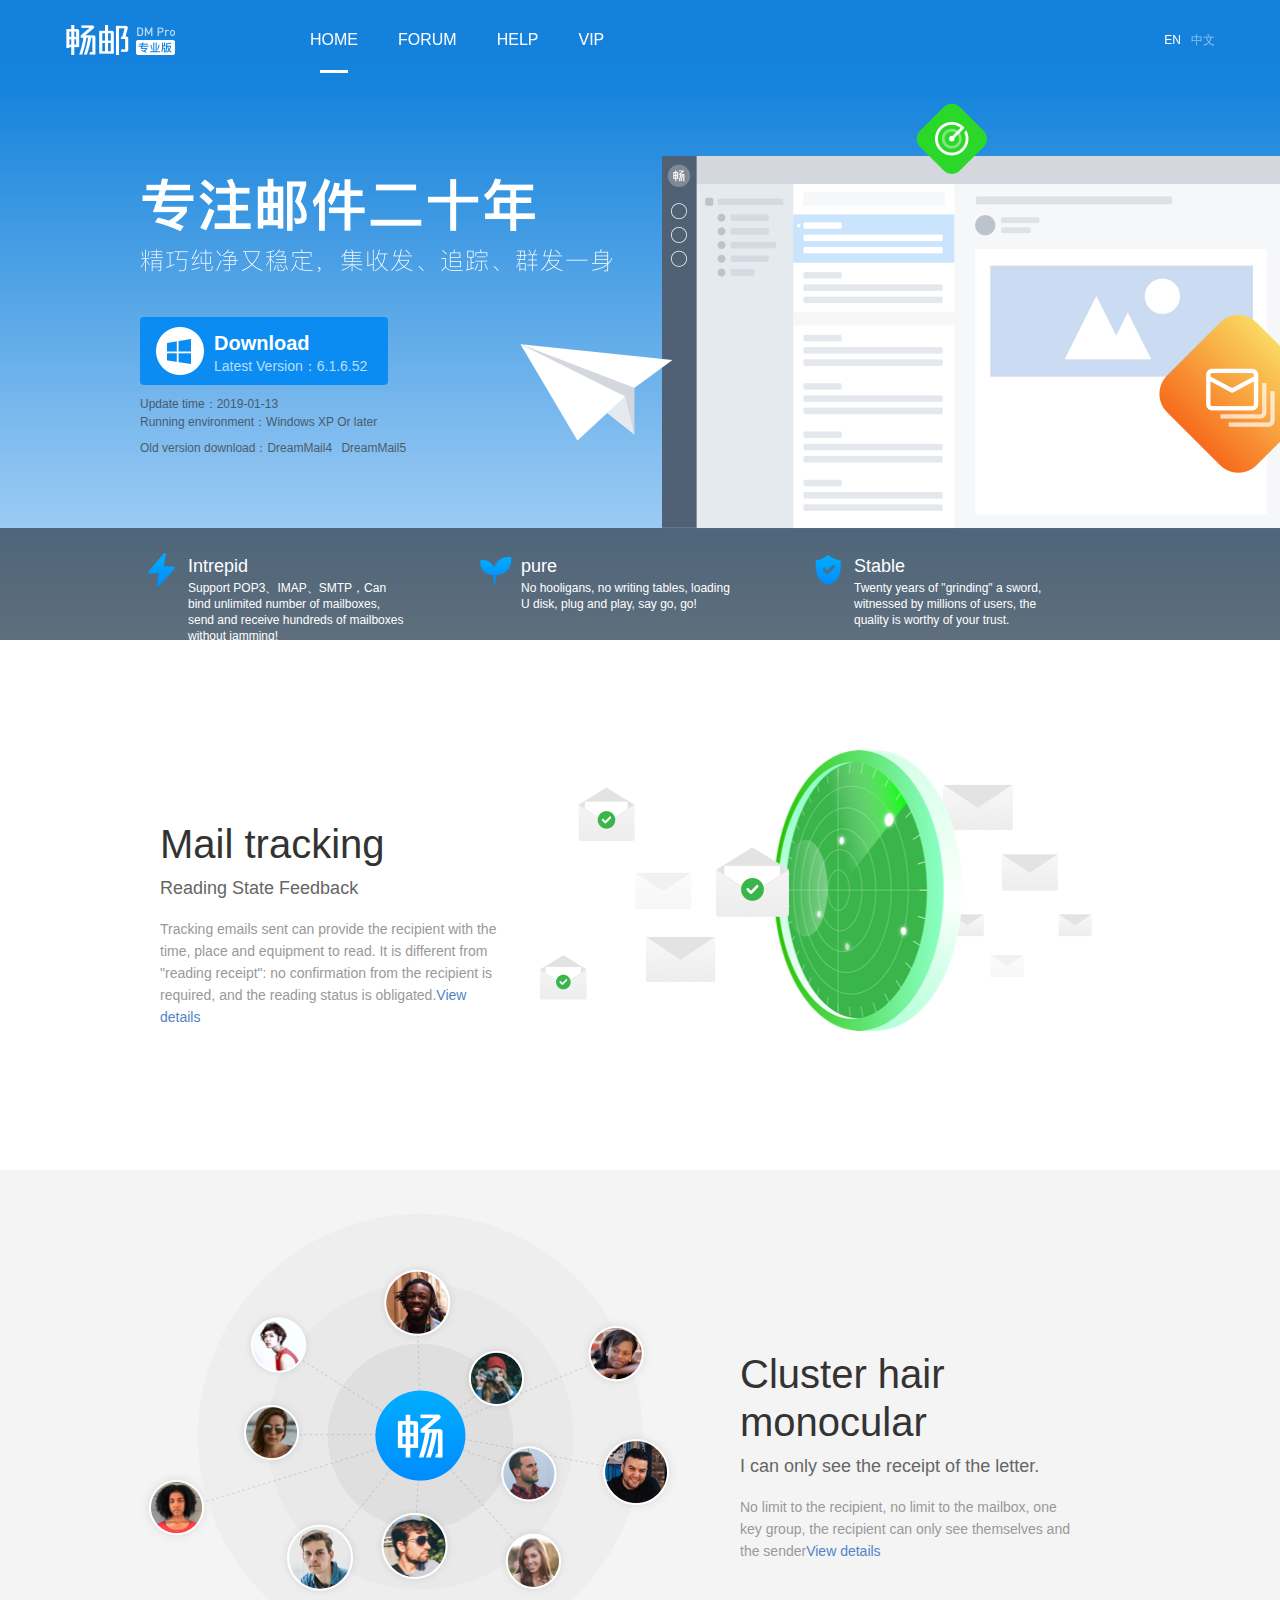
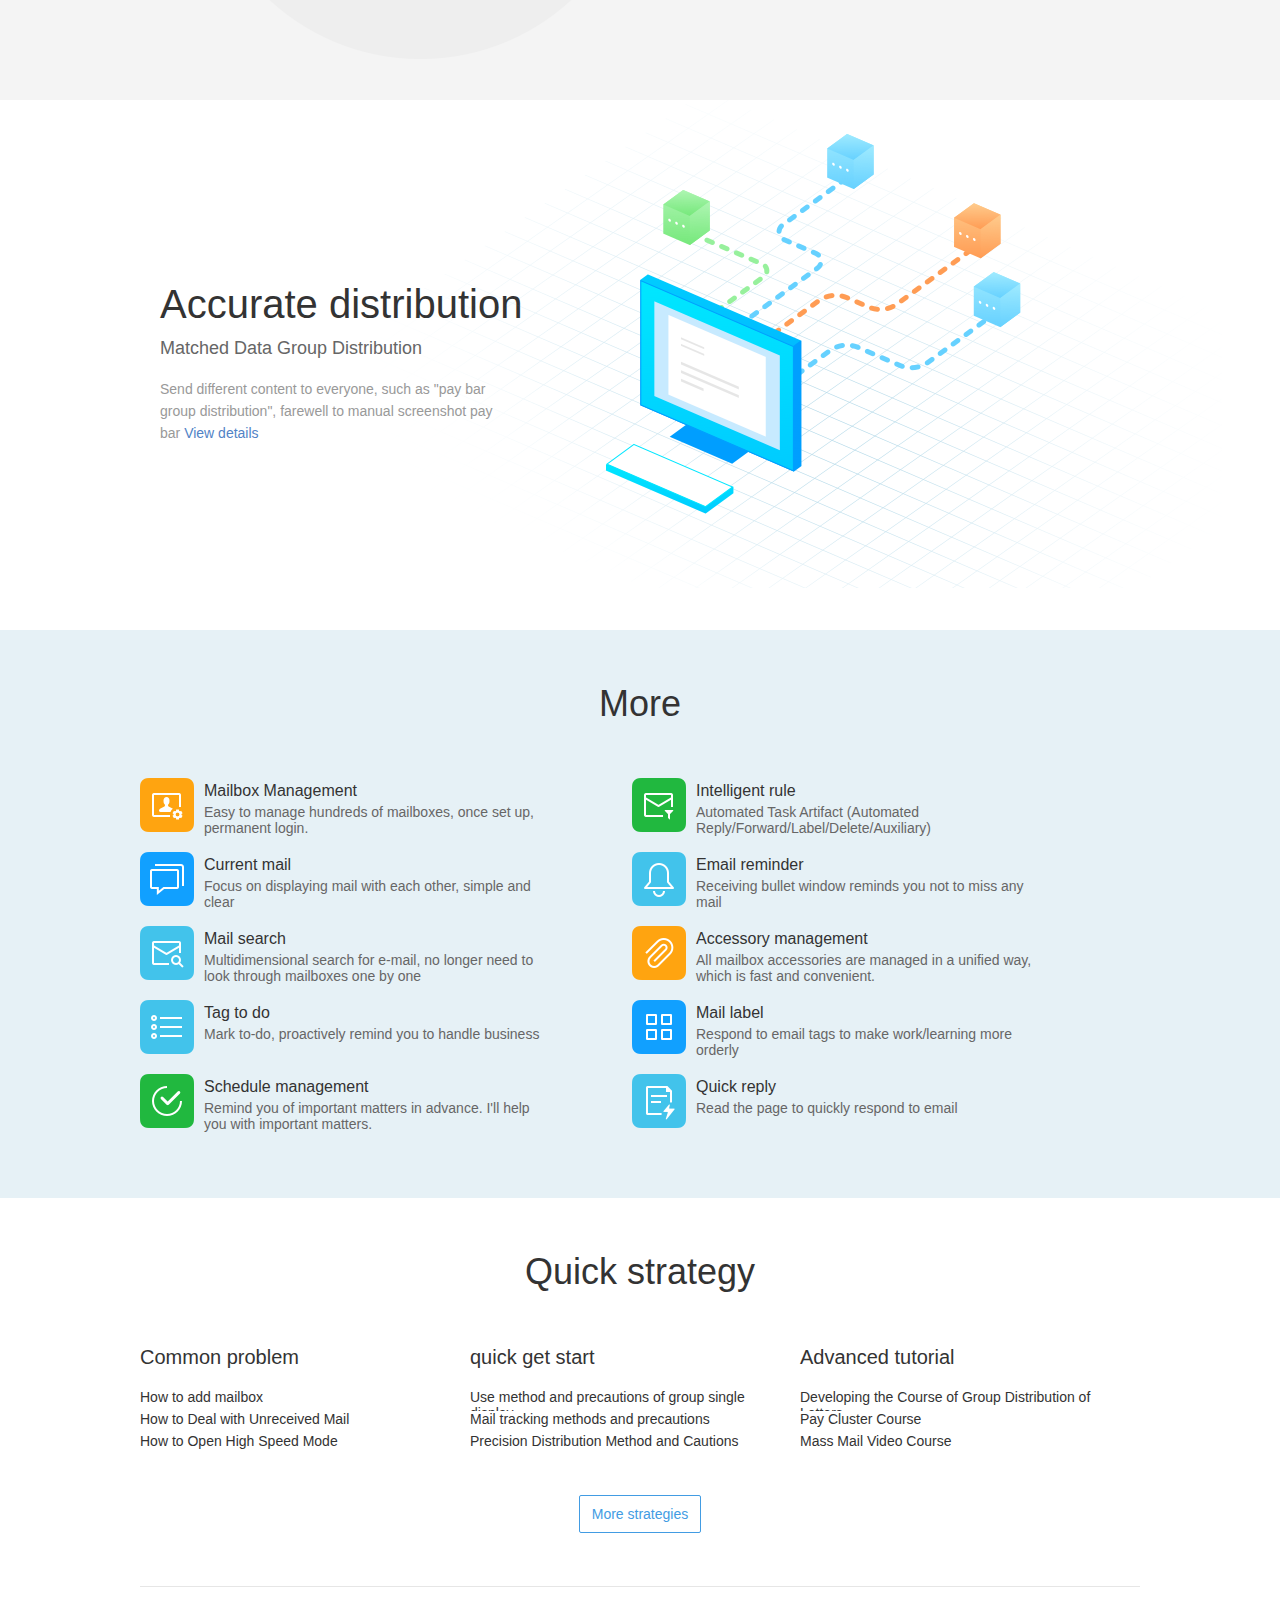
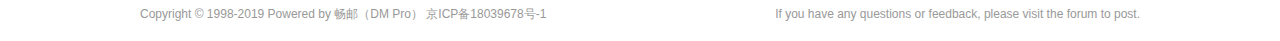
<file: en/index.html>
<!doctype html>
<html>
<head>
	<meta charset="UTF-8">
	<link rel="stylesheet" type="text/css" href="../style.css" />
	<title>DM Pro Mailbox Client, Mailbox Management, Mail Receiving and Sending, Mass Distribution, Reading Tracking, Customer Management in One!</title>
	<meta name="Keywords" content="Mailbox, mail, DreamMail, DM, DM Pro, dreammail, DreamMail, mail client, enterprise mailbox client, mailbox app, enterprise mailbox, mailbox management, mail management, PC version mailbox, Windows version mailbox, foreign trade mailbox, foreign trade mailbox, mass mailing, salary bar, customer group sending, free group sendin">
    <meta name="description" content="DM Pro e-mail client: The original DreamMail Dream Express mail client upgrade, collection of mailbox management, mail receiving and receiving, mass distribution, customer management, mail tracking in one, exquisite! Pure! Stable! Twenty years since its birth, we have adhered to our dreams and never forgotten our original intentions.>
</head>
<div class="top1">
	<div class="top1">
		<div id="header">
			<div class="container">
				<div class="logo"> <a href="http://www.cy-email.com/" target=blank><img src="../images/Logo@2x.png" width="170" height="40" alt="DM PRO"/></a> </div>
				<ul class="nav">
					<li class="selected"><a href="http://www.cy-email.com/" target=blank>HOME</a><span class="curr"></span></li>
					<li><a href="http://bbs.cymailer.com/?web" target=blank>FORUM</a><span class="curr"></span></li>
					<li><a href="http://bbs.cymailer.com/t/help?web" target=blank>HELP</a><span class="curr"></span></li>
					<li><a href="http://bbs.cymailer.com/d/166?web" target=blank>VIP</a><span class="curr"></span></li>
				</ul>
				<div class="language">
				    <a href="http://www.cy-email.com/">中文</a>
					<a class="curr" href="#">EN</a>
				</div>
			</div>
		</div>
		<div class="banner">
			<div class="container">
				<img class="slogan" src="../images/text.png" width="473" height="95" alt="" />
				<a href="http://dl.cy-email.com/dm6/Download/dmpro_setup6.1.6.52.exe" class="download"><i class="icon"></i><p>Download</p><span>Latest Version：6.1.6.52</span></a>
				<div class="details">
					<p>Update time：2019-01-13</p>
					<p>Running environment：Windows XP Or later</p>
					<p class="old_vesion">Old version download：<a href="http://vipdl.cy-email.com/dm4/DreamMail4692_Setup.exe">DreamMail4</a> <a href="http://vipdl.cy-email.com/old/dm5_setup5.16.1009.1001.exe">DreamMail5</a></p>
				</div>
			</div>
			<div class="bg_img"></div>
		</div>
		<div class="features">
			<ul>
				<li>
					<img src="../images/icon1.png" width="44" height="44" alt="" />
					<div class="content">
						<h2>Intrepid</h2>
						<p>Support POP3、IMAP、SMTP，Can bind unlimited number of mailboxes, send and receive hundreds of mailboxes without jamming!<p>
					</div>
				</li>
				<li>
					<img src="../images/icon2.png" width="44" height="44" alt="" />
					<div class="content">
						<h2>pure</h2>
						<p>No hooligans, no writing tables, loading U disk, plug and play, say go, go!<p>
					</div>
				</li>
				<li>
					<img src="../images/icon3.png" width="44" height="44" alt="" />
					<div class="content">
						<h2>Stable</h2>
						<p>Twenty years of "grinding" a sword, witnessed by millions of users, the quality is worthy of your trust.<p>
					</div>
				</li>
			</ul>
		</div>
	</div>
	<div class="section2">
		<div class="wrap">
			<div class="describtion">
				<h1>Mail tracking</h1>
				<h2>Reading State Feedback</h2>
				<p>Tracking emails sent can provide the recipient with the time, place and equipment to read. It is different from "reading receipt": no confirmation from the recipient is required, and the reading status is obligated.<a href="http://bbs.cymailer.com/d/198?web">View details</a></p>
			</div>
			<div class="des_pic"></div>
		</div>
	</div>
	<div class="section3">
		<div class="wrap">
			<div class="describtion">
				<h1>Cluster hair monocular</h1>
				<h2>I can only see the receipt of the letter.</h2>
				<p>No limit to the recipient, no limit to the mailbox, one key group, the recipient can only see themselves and the sender<a href="http://bbs.cymailer.com/d/197?web">View details</a></p>
			</div>
			<div class="des_pic"></div>
		</div>
	</div>
	<div class="section4">
		<div class="wrap">
			<div class="describtion">
				<h1>Accurate distribution</h1>
				<h2>Matched Data Group Distribution</h2>
				<p>Send different content to everyone, such as "pay bar group distribution", farewell to manual screenshot pay bar <a href="http://bbs.cymailer.com/d/101?web">View details</a></p>
			</div>
			<div class="des_pic"></div>
		</div>
	</div>
	<div class="section5">
		<div>
			<h1>More</h1></div>
		<ul>
			<li>
				<div class="icon"><i style="left:0; top:0;"></i></div>
				<h3>Mailbox Management</h3>
				<p>Easy to manage hundreds of mailboxes, once set up, permanent login.</p>
			</li>
			<li>
				<div class="icon"><i style="left:-74px; top:0;"></i></div>
				<h3>Intelligent rule</h3>
				<p>Automated Task Artifact (Automated Reply/Forward/Label/Delete/Auxiliary)</p>
			</li>
			<li>
				<div class="icon"><i style="left:0; top:-74px;"></i></div>
				<h3>Current mail</h3>
				<p>Focus on displaying mail with each other, simple and clear</p>
			</li>
			<li>
				<div class="icon"><i style="left:-74px; top:-74px;"></i></div>
				<h3>Email reminder</h3>
				<p>Receiving bullet window reminds you not to miss any mail</p>
			</li>
			<li>
				<div class="icon"><i style="left:0; top:-148px;"></i></div>
				<h3>Mail search</h3>
				<p>Multidimensional search for e-mail, no longer need to look through mailboxes one by one</p>
			</li>
			<li>
				<div class="icon"><i style="left:-74px; top:-148px;"></i></div>
				<h3>Accessory management</h3>
				<p>All mailbox accessories are managed in a unified way, which is fast and convenient.</p>
			</li>
			<li>
				<div class="icon"><i style="left:0; top:-222px;"></i></div>
				<h3>Tag to do</h3>
				<p>Mark to-do, proactively remind you to handle business</p>
			</li>
			<li>
				<div class="icon"><i style="left:-74px; top:-222px;"></i></div>
				<h3>Mail label</h3>
				<p>Respond to email tags to make work/learning more orderly</p>
			</li>
			<li>
				<div class="icon"><i style="left:0; top:-296px;"></i></div>
				<h3>Schedule management</h3>
				<p>Remind you of important matters in advance. I'll help you with important matters.</p>
			</li>
			<li>
				<div class="icon"><i style="left:-74px; top:-296px;"></i></div>
				<h3>Quick reply</h3>
				<p>Read the page to quickly respond to email</p>
			</li>
		</ul>

	</div>
	<div class="section6">
		<div>
			<h1>Quick strategy</h1></div>
		<div class="wrap">
			<div class="container">
				<h3>Common problem</h3>
				<ul>
					<li><a href="http://bbs.cymailer.com/d/213?web" target="_blank">How to add mailbox</a></li>
					<li><a href="http://bbs.cymailer.com/d/213?web" target="_blank">How to Deal with Unreceived Mail</a></li>
					<li><a href="http://bbs.cymailer.com/d/213?web" target="_blank">How to Open High Speed Mode</a></li>
				</ul>
			</div>
			<div class="container">
				<h3>quick get start</h3>
				<ul>
					<li><a href="http://bbs.cymailer.com/d/197?web" target="_blank">Use method and precautions of group single display</a></li>
					<li><a href="http://bbs.cymailer.com/d/198?web" target="_blank">Mail tracking methods and precautions</a></li>
					<li><a href="http://bbs.cymailer.com/d/101?web" target="_blank">Precision Distribution Method and Cautions</a></li>
				</ul>
			</div>
			<div class="container">
				<h3>Advanced tutorial</h3>
				<ul>
					<li><a href="http://bbs.cymailer.com/d/217?web" target="_blank">Developing the Course of Group Distribution of Letters</a></li>
					<li><a href="http://bbs.cymailer.com/d/101?web" target="_blank">Pay Cluster Course</a></li>
					<li><a href="http://www.bilibili.com/video/av37903843?web" target="_blank">Mass Mail Video Course</a></li>
				</ul>
			</div>
			<div style="clear:both;"></div>
			<a class="more_btn" href="http://bbs.cymailer.com/t/help?web" target="_blank">More strategies</a>
		</div>
	</div>
<div class="footer">
  <P>Copyright © 1998-2019 Powered by 畅邮（DM Pro）  京ICP备18039678号-1</P>
  <p class="contact">If you have any questions or feedback, please visit the forum to post.</p>
</div>
 <script>
var _hmt = _hmt || [];
(function() {
  var hm = document.createElement("script");
  hm.src = "https:http://hm.baidu.com/hm.js?c8eb1fea9904729e9081ececd9c7c9c6";
  var s = document.getElementsByTagName("script")[0]; 
  s.parentNode.insertBefore(hm, s);
})();
 </script>
</body>
</html>
</file>
<file: style.css>
﻿/* CSS Document */

html, body, div, span, applet, object, iframe, h1, h2, h3, h4, h5, h6, p, blockquote, pre, a, abbr, acronym, address, big, cite, code, del, dfn, em, font, ins, kbd, q, s, samp, small, strike, strong, sub, sup, tt, var, dl, dt, dd, ol, ul, li, fieldset, form, label, legend, table, caption, tbody, tfoot, thead, tr, th, td {
  border: 0;
  font-family: inherit;
  font-size: 100%;
  font-style: inherit;
  font-weight: inherit;
  margin: 0;
  outline: 0;
  padding: 0;
  vertical-align: baseline;
}

article, aside, details, figcaption, figure, footer, header, hgroup, nav, section {
  display: block;
}

audio, canvas, video {
  display: inline-block;
  max-width: 100%;
}

html {
  overflow-y: scroll;
  -webkit-text-size-adjust: 100%;
  -ms-text-size-adjust: 100%;
}

body, button, input, select, textarea {
  color: #333333;
  font-family: "Microsoft YaHei", "SimSun", '\5b8b\4f53', sans-serif;
  font-size: 16px;
}

body {
  background: #fff;
  overflow: hidden;
  background-repeat: no-repeat;
  background-size: cover;
}

a {
  color: #333;
  text-decoration: none;
  cursor: pointer;
}

a:focus {
  outline-style: none;
  -moz-outline-style: none;
}

a:hover, a:active {
  outline: 0;
}

a:active, a:hover {
  color: #1a1a1a;
}

h1 {
  font-size: 40px;
  line-height: 48px;
  color: #333;
  padding: 10px 0;
}

h2 {
  font-size: 18px;
  line-height: 20px;
  color: #fff;
}


/*header*/

.top1 {
  height: 640px;
  background-image: url(images/bg.png);
  background-repeat: repeat-x;
  position: relative;
}

#header {
  width: 100%;
  height: 80px;
  overflow: hidden;
  position: fixed;
  background-color: #0078d7;
    background-color: rgba(20,131,219,.98);
  z-index: 9999;
}

#header .container {
  height: 80px;
  margin: 0 auto;
  padding: 0 60px;
}

#header ul.nav {
  height: 80px;
  float: left;
  margin-left: 60px;
}

#header ul li {
  display: block;
  float: left;
  color: #fff;
  position: relative;
}

#header ul li a {
  display: block;
  padding: 0 20px;
  font-size: 16px;
  height: 80px;
  line-height: 80px;
  color: #fff;
}

#header ul li.selected span.curr {
  width: 28px;
  height: 3px;
  display: block;
  position: absolute;
  background-color: #fff;
  top: 70px;
  left: 50%;
  margin-left: -14px;
}
#header ul li a:hover{
 color:#00b5e5
}

.language a {
  transition: opacity 0.5s;
  -moz-transition: opacity 0.5s;
  /* Firefox 4 */
  -webkit-transition: opacity 0.5s;
  /* Safari 和 Chrome */
  -o-transition: opacity 0.5s;
  float: right;
  display: block;
  font-size: 12px;
  color: #fff;
  opacity: .5;
  line-height: 80px;
  padding: 0 5px;
  cursor: pointer;
}

.language a.curr, .language a:hover {
  transition: opacity 0.5s;
  -moz-transition: opacity 0.5s;
  /* Firefox 4 */
  -webkit-transition: opacity 0.5s;
  /* Safari 和 Chrome */
  -o-transition: opacity 0.5s;
  color: #fff;
  opacity: 1;
}

.logo {
  width: 170px;
  height: 40px;
  float: left;
  margin-top: 20px;
}


/*end header*/

.banner {
  width: 1000px;
  margin: 0 auto;
  height: 640px;
}

.banner .container {
  height: 640px;
  float: left;
}

.banner .bg_img {
  background-image: url(images/banner_pic01.png);
  background-repeat: no-repeat;
  background-size: 100%;
  position: relative;
  width: 798px;
  height: 426px;
  top: 103px;
  left: 380px;
}

.banner a.download {
  margin-top: 40px;
  display: block;
  width: 248px;
  height: 58px;
  border-radius: 4px;
  background-color: #0A8CF3;
  transition: background-color 0.3s;
  -moz-transition: background-color 0.3s;
  /* Firefox 4 */
  -webkit-transition: background-color 0.3s;
  /* Safari 和 Chrome */
  -o-transition: background-color 0.3s;
  padding-top: 10px;
}

.banner .download i {
  width: 48px;
  height: 48px;
  display: block;
  background-image: url(images/windows.png);
  background-repeat: no-repeat;
  background-size: 100%;
  margin-left: 16px;
  float: left;
  position: relative;
}

.banner .download p {
  float: left;
  font-size: 20px;
  color: #fff;
  font-weight: bold;
  line-height: 20px;
  margin: 6px 0 0 10px;
  width: 120px;
}

.banner .download span {
  display: block;
  float: left;
  font-size: 14px;
  line-height: 14px;
  color: #fff;
  opacity: .7;
  margin: 6px 0 0 10px;
  width: 170px;
}

.banner .download:hover {
  background-color: #007EE1;
  transition: background-color 0.3s;
  -moz-transition: background-color 0.3s;
  /* Firefox 4 */
  -webkit-transition: background-color 0.3s;
  /* Safari 和 Chrome */
  -o-transition: background-color 0.3s;
}

.banner .download:active {
  background-color: #006EC5;
}

.details {
  margin-top: 10px;
  font-size: 12px;
  line-height: 18px;
  opacity: .7;
}

.details a {
  margin-right: 6px;
}

.old_vesion {
  margin-top: 8px;
}

.slogan {
  margin-top: 178px;
}

.features {
  width: 100%;
  height: 112px;
  background-color: rgba(0, 0, 0, 0.5);
  position: absolute;
  bottom: 0px;
}

.features ul {
  width: 1000px;
  margin: 20px auto;
}

.features ul li {
  width: 333px;
  height: 112px;
  float: left;
  font-size: 12px;
  line-height: 16px;
  color: #fff;
  list-style: none;
}

.features ul li h2 {
  margin: 8px 0 4px 0;
}

.features ul li img {
  float: left;
  margin-right: 4px;
}

.features ul li .content {
  float: left;
  width: 220px;
}

.wrap {
  width: 1000px;
  height: 520px;
  margin: 0px auto;
  padding-top: 10px;
  position: relative;
}

.wrap h1 {
  margin-top: 160px;
  margin-left: 20px;
}

.wrap h2 {
  margin-left: 20px;
  color: #666;
}

.wrap p {
  margin: 20px 0 0 20px;
  color: #999;
  font-size: 14px;
  line-height: 22px;
  width: 340px;
}

.wrap p a {
  color: #5183C6
}

.section2 {
  background-color: #fff;
}

.section2 .des_pic{
  width: 552px;
  height: 281px;
  background-image: url(images/sec1.png);
  position: absolute;
  top: 110px;
  left: 400px;
}

.section3 h1{
  margin-left: 600px;
}
.section3 h2{
  margin-left: 600px;
}
.section3 p{
  margin-left: 600px;
}

.section3 {
  background-color: #f4f4f4;
}

.section3 .des_pic{
  width: 538px;
  height: 445px;
  background-image: url(images/sec2.png);
  position: absolute;
  top: 44px;
  left: 0px;
}

.section4 {
  background-color: #fff;
}

.section4 .des_pic{
  width: 842px;
  height: 488px;
  background-image: url(images/sec3.png);
  position: absolute;
  top: 0px;
  left: 240px;
}

.section5{
  padding: 40px 0 60px 0;
  background: #E6F1F6;
}

.section5 h1{
  font-size: 36px;
  text-align: center;
  margin-bottom: 30px;
}

.section5 ul{
  width: 1000px;
  margin: 0 auto;
  overflow: hidden;
}

.section5 ul li .icon{
  display: block;
  width: 54px;
  height: 54px;
  float: left;
  margin-right: 10px;
  overflow: hidden;
  position: relative;
}

.section5 i{
  display: block;
  width: 128px;
  height: 350px;
  position: absolute;
  background-image: url(images/func_icon.png);
}

.section5 ul li{
  list-style: none;
  height: 54px;
  width: 412px;
  margin:10px 80px 10px 0;
  float: left;
}

.section5 ul li h3{
  font-size: 16px;
  color: #333;
  margin-top: 4px;
}

.section5 ul li p{
  font-size: 14px;
  color: #666;
  margin-top: 4px;
}

.section5 a:hover{
background:none;color:#426799;text-decoration:none
}


.section6{
  background: #fff;
  padding: 40px 0;
}

.section6 h1{
  font-size: 36px;
  text-align: center;
  margin-bottom: 30px;
}

.section6 .contaner{
  width: 320px;
  margin-right: 12px;
}

.section6 h3{
  font-size: 20px;
  margin-bottom: 20px;
}
.section6 .wrap{
  height: 200px;
}
.section6 ul li{
  list-style: none;
  height: 22px;
  width: 300px;;
  font-size: 14px;
  overflow: hidden;
}

.section6 .container{
  float: left;
  margin-right: 30px;
}

.section6 .more_btn{
  display: block;
  margin: 0 auto;
  margin-top: 40px;
  text-align: center;
  line-height: 36px;
  width: 120px;
  height: 36px;
  font-size: 14px;
  color: #429CE3;
  border:1px solid #429CE3;
  clear: both;
  border-radius: 2px;
}

.section6 a:hover{
  color: #429CE3;
}


.footer{
  width: 1000px;
  height: 54px;
  line-height: 54px;
  margin: 0 auto;
  border-top: 1px solid #e6e6e6;
}

.footer p{
  font-size: 12px;
  color: #999;
  float: left;
}

.footer .contact{
  float: right;
}
</file>
